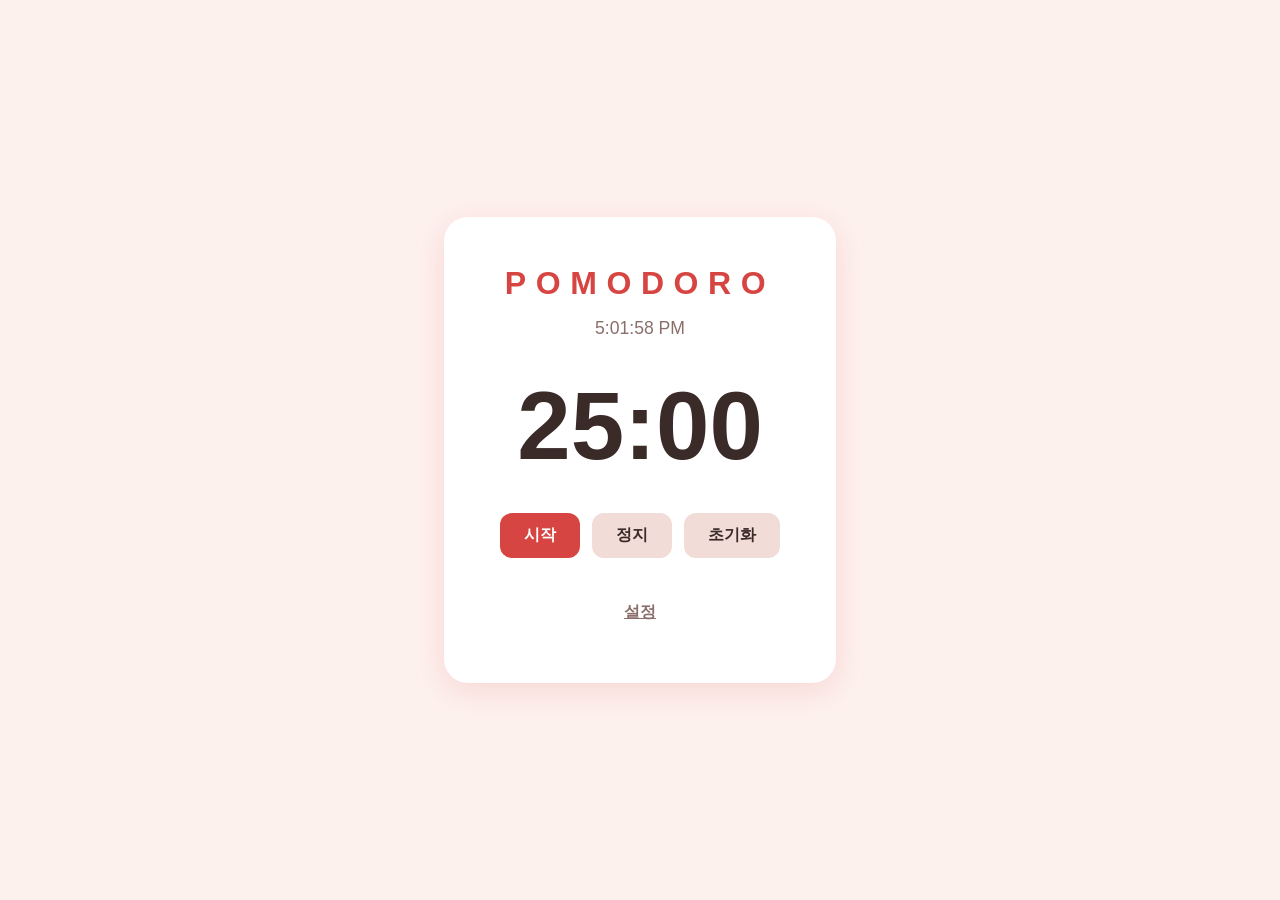
<file: index.html>
<!DOCTYPE html>
<html lang="ko">
<head>
  <meta charset="UTF-8">
  <meta name="viewport" content="width=device-width, initial-scale=1.0">
  <title>POMODORO</title>
  <link rel="stylesheet" href="index.css">
</head>
<body>
  <main class="container">
    <h1>POMODORO</h1>

    <div class="clock" aria-label="현재 시간"></div>

    <div class="timer" role="timer" aria-live="off">25:00</div>

    <div class="controls">
      <button type="button" class="btn btn-start">시작</button>
      <button type="button" class="btn btn-stop">정지</button>
      <button type="button" class="btn btn-reset">초기화</button>
    </div>

    <button type="button" class="btn btn-settings">설정</button>
  </main>
  <script src="index.js"></script>
</body>
</html>
</file>
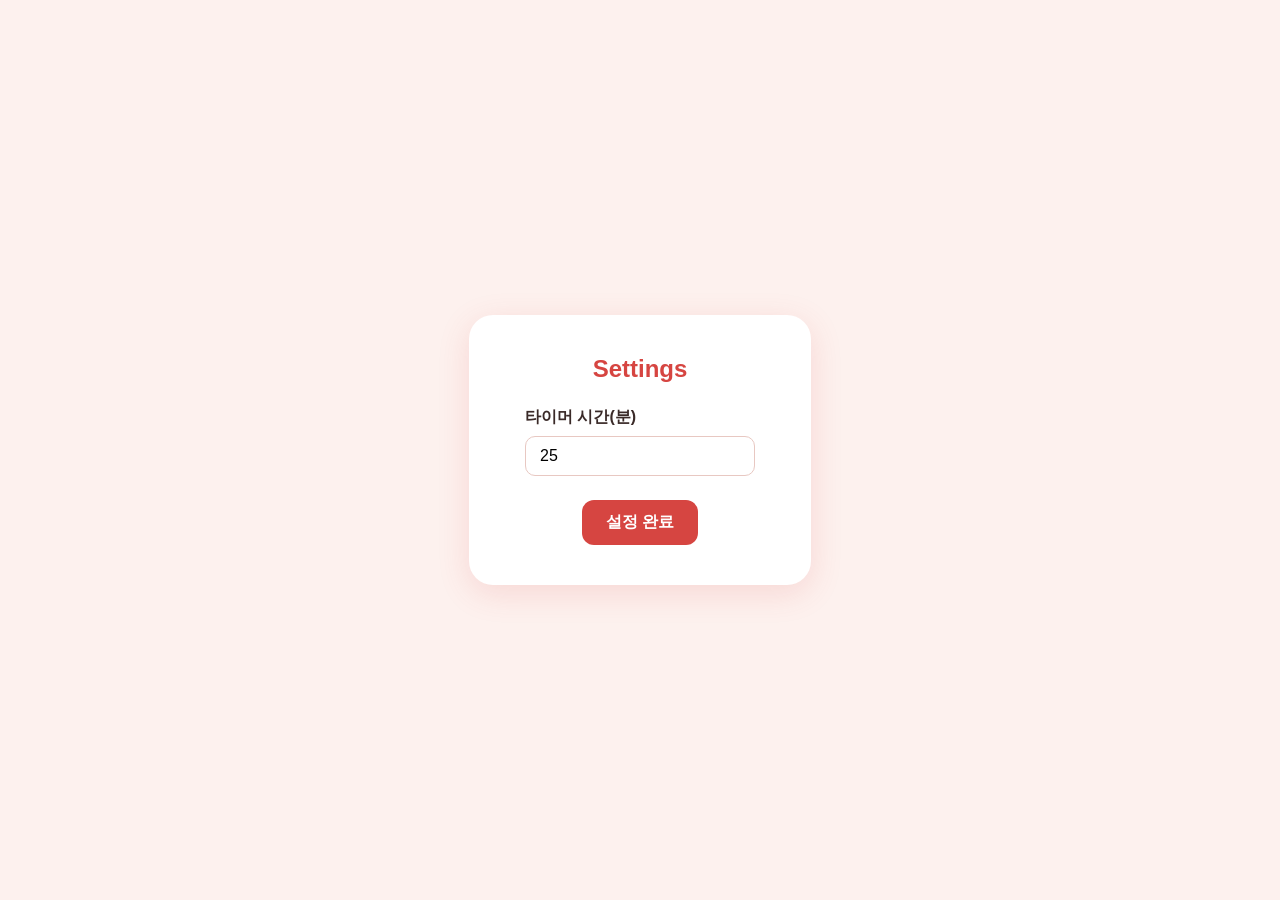
<file: setting.html>
<!DOCTYPE html>
<html lang="ko">
<head>
  <meta charset="UTF-8">
  <meta name="viewport" content="width=device-width, initial-scale=1.0">
  <title>Settings</title>
  <link rel="stylesheet" href="setting.css">
</head>
<body>
  <main class="container">
    <h3>Settings</h3>

    <label class="field">
      타이머 시간(분)
      <input type="number" class="input-time" min="1" value="25">
    </label>

    <button type="button" class="btn-done">설정 완료</button>
  </main>
  <script src="setting.js"></script>
</body>
</html>
</file>
<file: index.css>
* {
  box-sizing: border-box;
  margin: 0;
  padding: 0;
}

body {
  min-height: 100vh;
  display: flex;
  align-items: center;
  justify-content: center;
  background: #fdf1ee;
  color: #3a2a28;
  font-family: "Segoe UI", "Malgun Gothic", sans-serif;
}

.container {
  display: flex;
  flex-direction: column;
  align-items: center;
  gap: 32px;
  padding: 48px 56px;
  background: #fff;
  border-radius: 24px;
  box-shadow: 0 8px 32px rgba(214, 69, 65, 0.15);
}

h1 {
  font-size: 2rem;
  letter-spacing: 0.3em;
  color: #d64541;
}

.clock {
  margin-top: -16px;
  font-size: 1.1rem;
  color: #8a6f6b;
  font-variant-numeric: tabular-nums;
}

.timer {
  font-size: 6rem;
  font-weight: 700;
  font-variant-numeric: tabular-nums;
}

.controls {
  display: flex;
  gap: 12px;
}

.btn {
  padding: 12px 24px;
  border: none;
  border-radius: 12px;
  font-size: 1rem;
  font-weight: 600;
  cursor: pointer;
  background: #f1dcd8;
  color: #3a2a28;
  transition: background 0.15s, transform 0.1s;
}

.btn:hover {
  background: #e8c8c2;
}

.btn:active {
  transform: scale(0.97);
}

.btn-start {
  background: #d64541;
  color: #fff;
}

.btn-start:hover {
  background: #bf3834;
}

.btn-settings {
  background: transparent;
  color: #8a6f6b;
  text-decoration: underline;
}

.btn-settings:hover {
  background: transparent;
  color: #d64541;
}
</file>
<file: setting.css>
* {
  box-sizing: border-box;
  margin: 0;
  padding: 0;
}

body {
  min-height: 100vh;
  display: flex;
  align-items: center;
  justify-content: center;
  background: #fdf1ee;
  color: #3a2a28;
  font-family: "Segoe UI", "Malgun Gothic", sans-serif;
}

.container {
  display: flex;
  flex-direction: column;
  align-items: center;
  gap: 24px;
  padding: 40px 56px;
  background: #fff;
  border-radius: 24px;
  box-shadow: 0 8px 32px rgba(214, 69, 65, 0.15);
}

h3 {
  font-size: 1.5rem;
  color: #d64541;
}

.field {
  display: flex;
  flex-direction: column;
  gap: 8px;
  font-weight: 600;
}

.input-time {
  padding: 10px 14px;
  border: 1px solid #e8c8c2;
  border-radius: 10px;
  font-size: 1rem;
}

.btn-done {
  padding: 12px 24px;
  border: none;
  border-radius: 12px;
  background: #d64541;
  color: #fff;
  font-size: 1rem;
  font-weight: 600;
  cursor: pointer;
}

.btn-done:hover {
  background: #bf3834;
}
</file>
